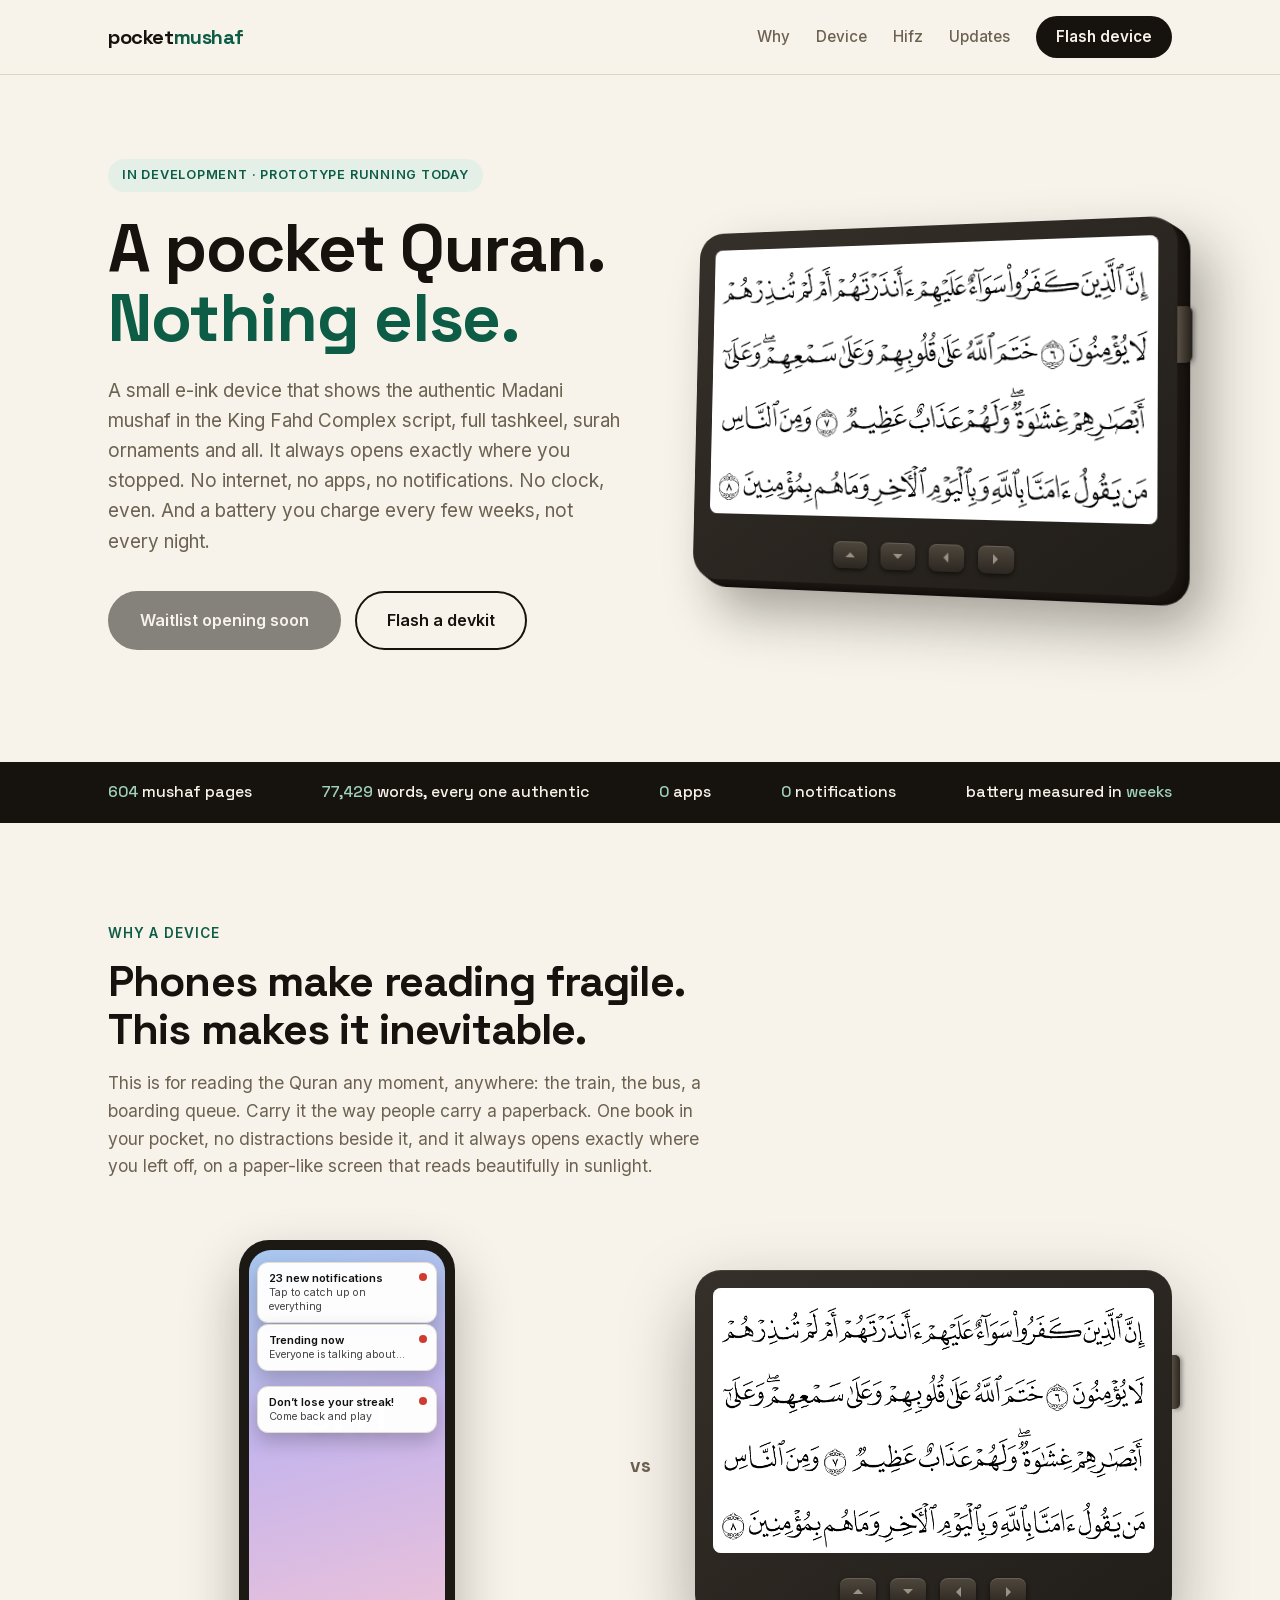
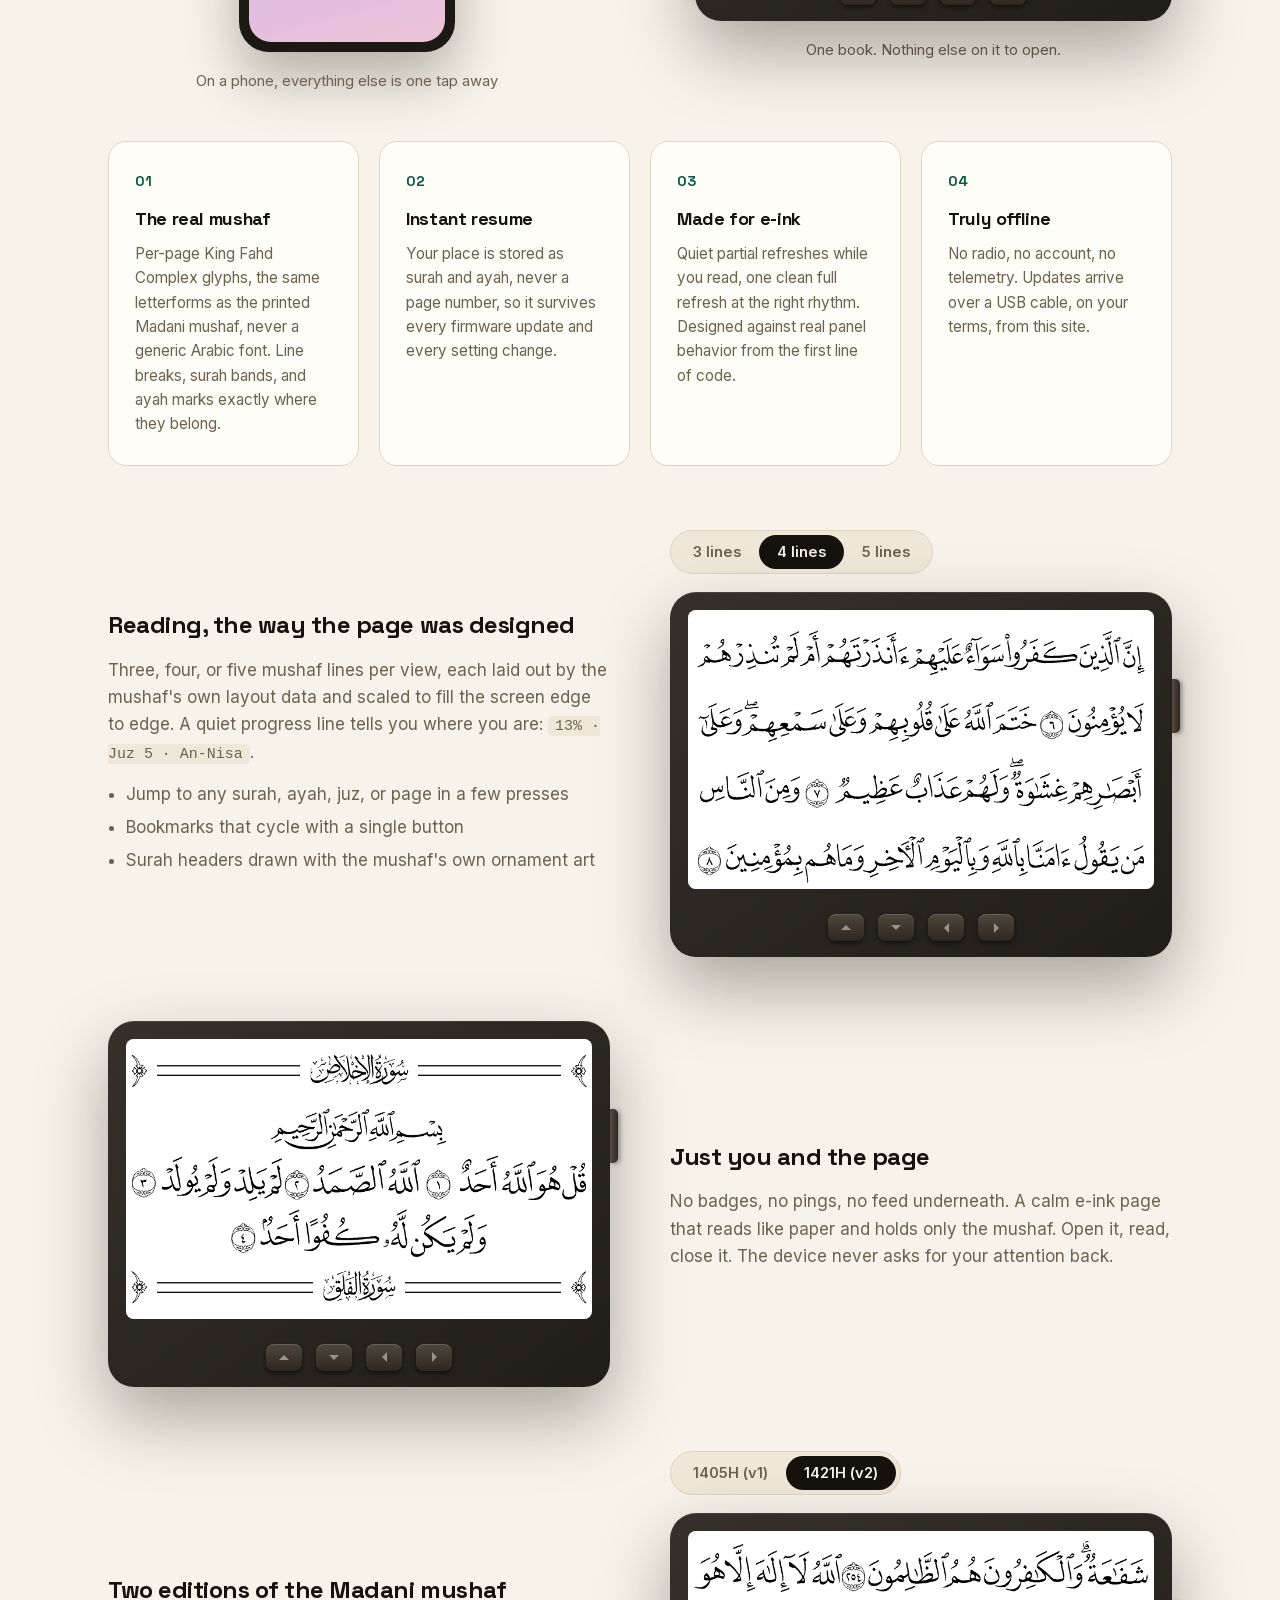
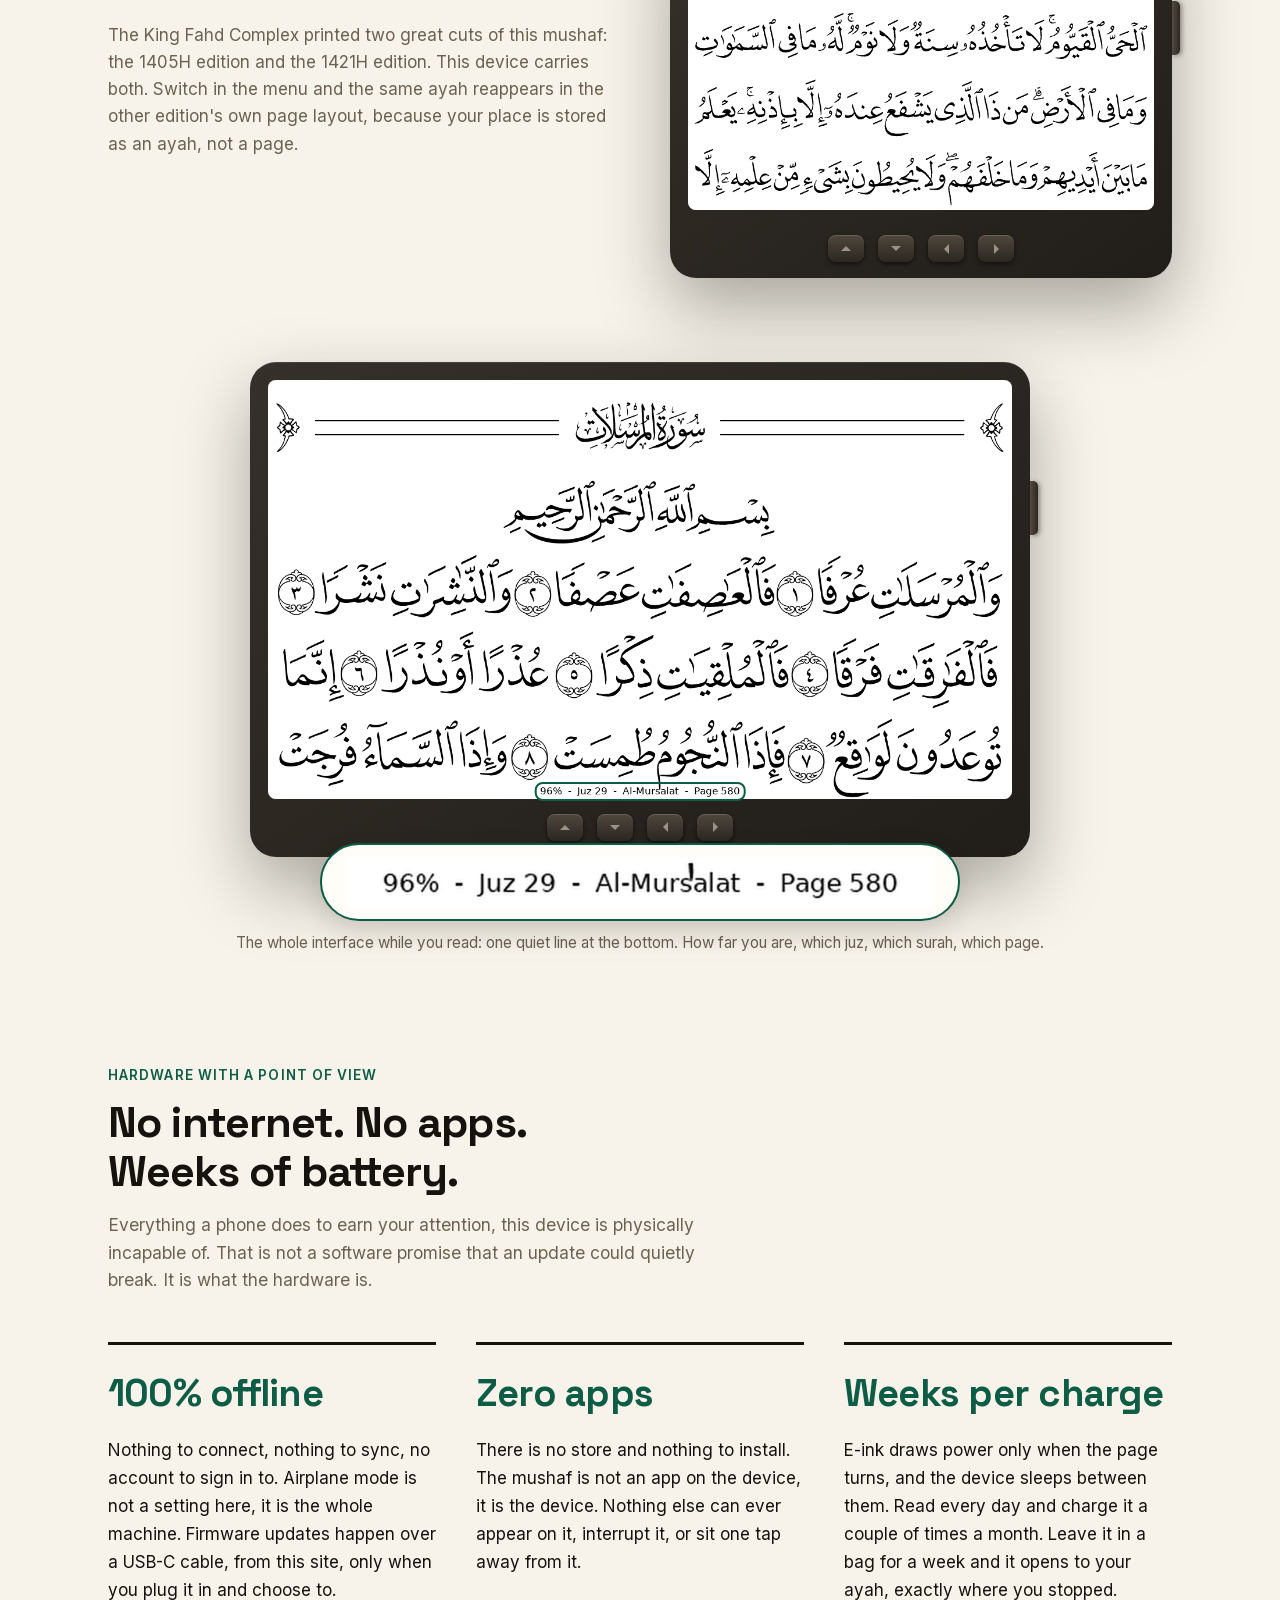
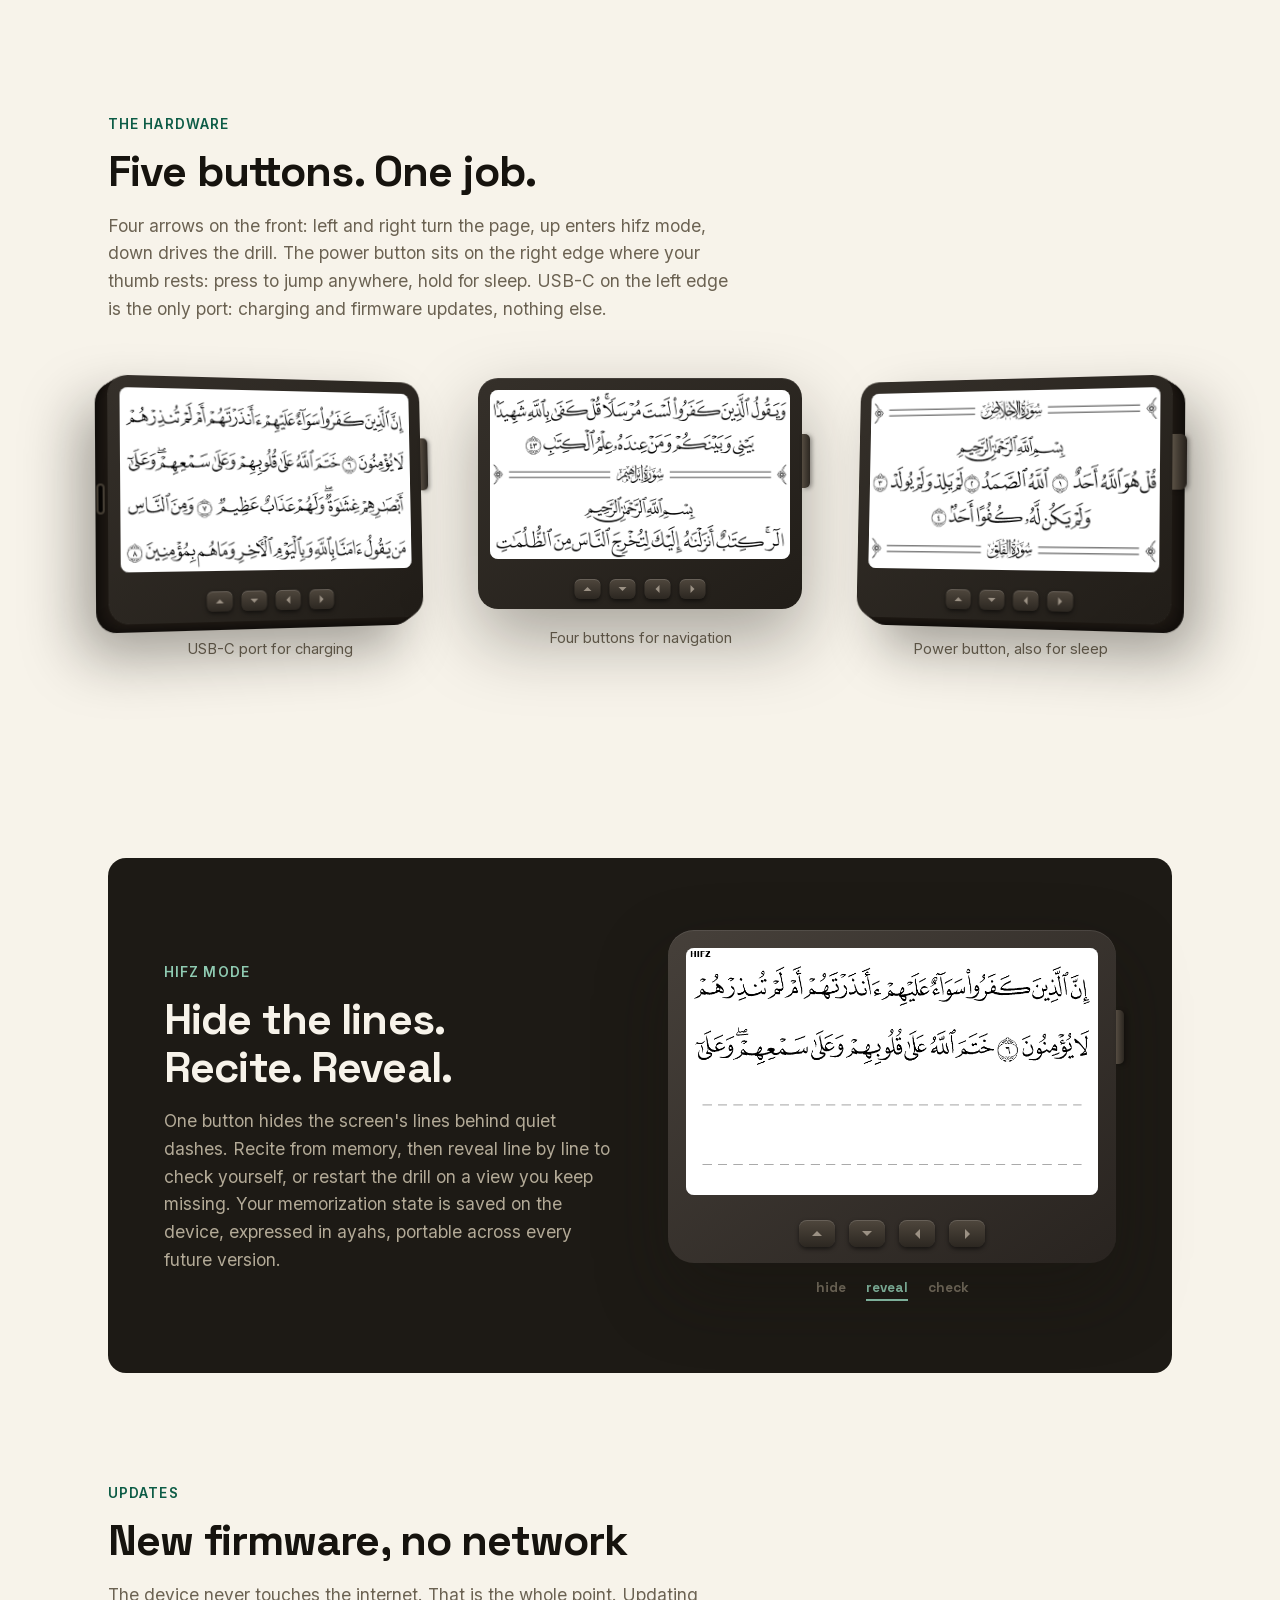
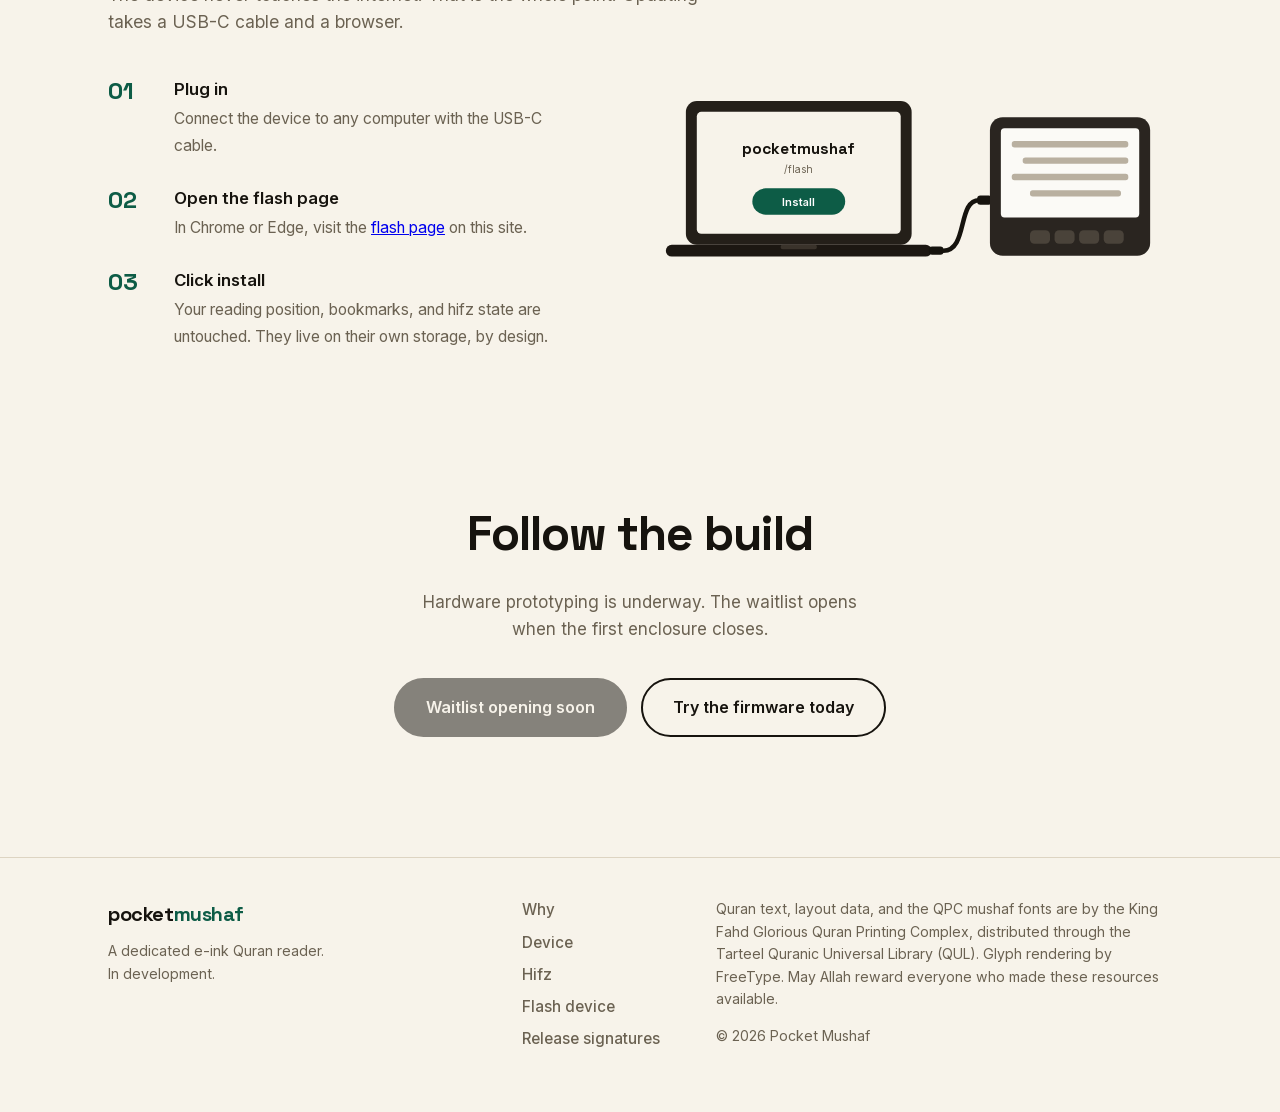
<file: index.html>
<!DOCTYPE html>
<html lang="en">
<head>
<meta charset="utf-8">
<meta name="viewport" content="width=device-width, initial-scale=1">
<meta http-equiv="Content-Security-Policy" content="default-src 'none'; script-src 'self'; style-src 'self' 'unsafe-inline'; img-src 'self'; font-src 'self'; connect-src 'self'; base-uri 'none'; form-action 'none'">
<title>Pocket Mushaf, a dedicated e-ink Quran reader</title>
<meta name="description" content="A pocket-sized e-ink device that does one thing: display the authentic Madani mushaf beautifully, and let you resume reading instantly. No apps. No notifications. No distractions.">
<meta property="og:title" content="Pocket Mushaf">
<meta property="og:description" content="A dedicated, distraction-free pocket Quran reading device.">
<meta property="og:url" content="https://pocketmushaf.com/">
<meta property="og:image" content="https://pocketmushaf.com/assets/og.png">
<meta name="twitter:card" content="summary_large_image">
<link rel="canonical" href="https://pocketmushaf.com/">
<link rel="icon" type="image/png" sizes="32x32" href="icons/favicon-32.png">
<link rel="icon" type="image/png" sizes="192x192" href="icons/icon-192.png">
<link rel="apple-touch-icon" href="icons/apple-touch-icon.png">
<meta name="theme-color" content="#f7f3ea">
<link rel="stylesheet" href="fonts/fonts.css">
<link rel="stylesheet" href="style.css">
</head>
<body>

<header class="site">
  <div class="wrap navrow">
    <a class="brand" href="./">pocket<span>mushaf</span></a>
    <nav>
      <a href="#why">Why</a>
      <a href="#device">Device</a>
      <a href="#hifz">Hifz</a>
      <a href="#updates">Updates</a>
      <a class="pill" href="flash.html">Flash device</a>
    </nav>
  </div>
</header>

<div class="wrap">
  <div class="hero">
    <div>
      <span class="eyebrow">In development &middot; prototype running today</span>
      <h1>A pocket Quran.<br><em>Nothing else.</em></h1>
      <p class="lede">A small e-ink device that shows the authentic Madani
      mushaf in the King Fahd Complex script, full tashkeel, surah ornaments
      and all. It always opens exactly where you stopped. No internet, no apps, no
      notifications. No clock, even. And a battery you charge every few
      weeks, not every night.</p>
      <div class="cta-row">
        <a class="btn primary disabled" href="#">Waitlist opening soon</a>
        <a class="btn ghost" href="flash.html">Flash a devkit</a>
      </div>
    </div>
    <div class="device tilt-r"><span class="pwr"></span><span class="usb"></span><span class="dpad"><i class="u"></i><i class="d"></i><i class="l"></i><i class="r"></i></span>
      <div class="screen"><img src="assets/reading.png"
        alt="E-ink render of Surah Al-Baqarah 6-8 in the authentic Madani script"></div>
    </div>
  </div>
</div>

<div class="band">
  <div class="wrap">
    <span><em>604</em> mushaf pages</span>
    <span><em>77,429</em> words, every one authentic</span>
    <span><em>0</em> apps</span>
    <span><em>0</em> notifications</span>
    <span>battery measured in <em>weeks</em></span>
  </div>
</div>

<div class="wrap">
  <section id="why">
    <span class="kicker">Why a device</span>
    <h2>Phones make reading fragile.<br>This makes it inevitable.</h2>
    <p class="sub">This is for reading the Quran any moment, anywhere:
    the train, the bus, a boarding queue. Carry it the way people carry
    a paperback. One book in your pocket, no distractions beside it, and
    it always opens exactly where you left off, on a paper-like screen
    that reads beautifully in sunlight.</p>


    <div class="contrast">
      <figure>
        <div class="phone"><div class="pscreen wall">
          <span class="ptime">9:41</span>
          <div class="notif n1"><b>23 new notifications</b>Tap to catch up on everything</div>
          <div class="notif n2"><b>Trending now</b>Everyone is talking about&hellip;</div>
          <div class="notif n3"><b>Don&rsquo;t lose your streak!</b>Come back and play</div>
        </div></div>
        <figcaption>On a phone, everything else is one tap away</figcaption>
      </figure>
      <div class="vs">vs</div>
      <figure>
        <div class="device"><span class="pwr"></span><span class="usb"></span><span class="dpad"><i class="u"></i><i class="d"></i><i class="l"></i><i class="r"></i></span><div class="screen">
          <img src="assets/reading.png" alt="The device: only the mushaf"></div></div>
        <figcaption>One book. Nothing else on it to open.</figcaption>
      </figure>
    </div>

    <div class="grid">
      <div class="card"><div class="num">01</div><h3>The real mushaf</h3>
        <p>Per-page King Fahd Complex glyphs, the same letterforms as the
        printed Madani mushaf, never a generic Arabic font. Line breaks,
        surah bands, and ayah marks exactly where they belong.</p></div>
      <div class="card"><div class="num">02</div><h3>Instant resume</h3>
        <p>Your place is stored as surah and ayah, never a page number, so
        it survives every firmware update and every setting change.</p></div>
      <div class="card"><div class="num">03</div><h3>Made for e-ink</h3>
        <p>Quiet partial refreshes while you read, one clean full refresh
        at the right rhythm. Designed against real panel behavior from the
        first line of code.</p></div>
      <div class="card"><div class="num">04</div><h3>Truly offline</h3>
        <p>No radio, no account, no telemetry. Updates arrive over a USB
        cable, on your terms, from this site.</p></div>
    </div>

    <div class="featrow">
      <div class="txt">
        <h3>Reading, the way the page was designed</h3>
        <p>Three, four, or five mushaf lines per view, each laid out by the
        mushaf's own layout data and scaled to fill the screen edge to
        edge. A quiet progress line tells you where you are:
        <code>13% &middot; Juz 5 &middot; An-Nisa</code>.</p>
        <ul>
          <li>Jump to any surah, ayah, juz, or page in a few presses</li>
          <li>Bookmarks that cycle with a single button</li>
          <li>Surah headers drawn with the mushaf's own ornament art</li>
        </ul>
      </div>
      <div class="pic">
        <div class="seg" id="lineseg">
          <button data-n="3">3 lines</button><button data-n="4" class="on">4 lines</button><button data-n="5">5 lines</button>
        </div>
        <div class="device"><span class="pwr"></span><span class="usb"></span><span class="dpad"><i class="u"></i><i class="d"></i><i class="l"></i><i class="r"></i></span><div class="screen">
          <img id="linesimg" class="fadeable" src="assets/lines4.png" loading="lazy"
               alt="The same page at three, four, or five lines per view"></div>
        </div>
      </div>
    </div>

    <div class="featrow flip">
      <div class="txt">
        <h3>Just you and the page</h3>
        <p>No badges, no pings, no feed underneath. A calm e-ink page that
        reads like paper and holds only the mushaf. Open it, read, close
        it. The device never asks for your attention back.</p>
      </div>
      <div class="pic device"><span class="pwr"></span><span class="usb"></span><span class="dpad"><i class="u"></i><i class="d"></i><i class="l"></i><i class="r"></i></span><div class="screen">
        <img src="assets/headers.png" loading="lazy" alt="Surah Al-Ikhlas with ornamental header bands"></div>
      </div>
    </div>
    <div class="featrow">
      <div class="txt">
        <h3>Two editions of the Madani mushaf</h3>
        <p>The King Fahd Complex printed two great cuts of this mushaf:
        the 1405H edition and the 1421H edition. This device carries both.
        Switch in the menu and the same ayah reappears in the other
        edition's own page layout, because your place is stored as an
        ayah, not a page.</p>
      </div>
      <div class="pic">
        <div class="seg" id="edseg">
          <button data-ed="v1">1405H (v1)</button><button data-ed="v2" class="on">1421H (v2)</button>
        </div>
        <div class="device"><span class="pwr"></span><span class="usb"></span><span class="dpad"><i class="u"></i><i class="d"></i><i class="l"></i><i class="r"></i></span><div class="screen">
          <img id="edimg" class="fadeable" src="assets/edition-v2.png" loading="lazy"
               alt="Ayat al-Kursi in the selected mushaf edition"></div>
        </div>
      </div>
    </div>

    <figure class="stripfig">
      <div class="zoomwrap">
        <div class="device"><span class="pwr"></span><span class="usb"></span><span class="dpad"><i class="u"></i><i class="d"></i><i class="l"></i><i class="r"></i></span><div class="screen">
          <img src="assets/status-full.png" loading="lazy"
               alt="A full reading view; the status line sits at the bottom"></div>
        </div>
        <span class="zoomtarget" aria-hidden="true"></span>
        <div class="loupe" aria-hidden="true">
          <img src="assets/progress-zoom.png" alt=""></div>
      </div>
      <figcaption>The whole interface while you read: one quiet line at the
      bottom. How far you are, which juz, which surah, which page.</figcaption>
    </figure>

  </section>

  <section id="offline">
    <span class="kicker">Hardware with a point of view</span>
    <h2>No internet. No apps.<br>Weeks of battery.</h2>
    <p class="sub">Everything a phone does to earn your attention, this
    device is physically incapable of. That is not a software promise
    that an update could quietly break. It is what the hardware is.</p>
    <div class="bigvals">
      <div>
        <h3>100% offline</h3>
        <p>Nothing to connect, nothing to sync, no account to sign in
        to. Airplane mode is not a setting here, it is the whole
        machine. Firmware updates happen over a USB-C cable, from this
        site, only when you plug it in and choose to.</p>
      </div>
      <div>
        <h3>Zero apps</h3>
        <p>There is no store and nothing to install. The mushaf is not
        an app on the device, it is the device. Nothing else can ever
        appear on it, interrupt it, or sit one tap away from it.</p>
      </div>
      <div>
        <h3>Weeks per charge</h3>
        <p>E-ink draws power only when the page turns, and the device
        sleeps between them. Read every day and charge it a couple of
        times a month. Leave it in a bag for a week and it opens to
        your ayah, exactly where you stopped.</p>
      </div>
    </div>
  </section>

  <section id="device">
    <span class="kicker">The hardware</span>
    <h2>Five buttons. One job.</h2>
    <p class="sub">Four arrows on the front: left and right turn the page,
    up enters hifz mode, down drives the drill. The power button sits on
    the right edge where your thumb rests: press to jump anywhere, hold
    for sleep. USB-C on the left edge is the only port: charging and
    firmware updates, nothing else.</p>
    <div class="devrow">
      <figure>
        <div class="device tilt-l"><span class="pwr"></span><span class="usb"></span><span class="dpad"><i class="u"></i><i class="d"></i><i class="l"></i><i class="r"></i></span><div class="screen">
          <img src="assets/reading.png" alt="Angled view showing the USB-C port"></div></div>
        <figcaption>USB-C port for charging</figcaption>
      </figure>
      <figure>
        <div class="device"><span class="pwr"></span><span class="usb"></span><span class="dpad"><i class="u"></i><i class="d"></i><i class="l"></i><i class="r"></i></span><div class="screen">
          <img src="assets/flow.png" loading="lazy" alt="Front view with the four-arrow pad"></div></div>
        <figcaption>Four buttons for navigation</figcaption>
      </figure>
      <figure>
        <div class="device tilt-r"><span class="pwr"></span><span class="usb"></span><span class="dpad"><i class="u"></i><i class="d"></i><i class="l"></i><i class="r"></i></span><div class="screen">
          <img src="assets/headers.png" loading="lazy" alt="Angled view showing the power button"></div></div>
        <figcaption>Power button, also for sleep</figcaption>
      </figure>
    </div>
  </section>

  <section id="hifz">
    <div class="dark-block">
      <div class="dark-grid">
        <div>
          <span class="kicker">Hifz mode</span>
          <h2>Hide the lines.<br>Recite. Reveal.</h2>
          <p class="sub">One button hides the screen's lines behind quiet
          dashes. Recite from memory, then reveal line by line to check
          yourself, or restart the drill on a view you keep missing.
          Your memorization state is saved on the device, expressed in
          ayahs, portable across every future version.</p>
        </div>
        <div>
          <div class="device"><span class="pwr"></span><span class="usb"></span><span class="dpad"><i class="u"></i><i class="d"></i><i class="l"></i><i class="r"></i></span><div class="screen">
            <img id="hifzimg" class="fadeable" src="assets/hifz-hidden.png" loading="lazy"
                 alt="Hifz mode: lines hidden, half revealed, fully shown"></div>
          </div>
          <div class="stage-dots" id="hifzdots">
            <span class="on">hide</span><span>reveal</span><span>check</span>
          </div>
        </div>
      </div>
    </div>
  </section>

  <section id="updates">
    <span class="kicker">Updates</span>
    <h2>New firmware, no network</h2>
    <p class="sub">The device never touches the internet. That is the
    whole point. Updating takes a USB-C cable and a browser.</p>
    <div class="updrow">
    <ol class="steps">
      <li><strong>Plug in</strong><span>Connect the device to any computer
        with the USB-C cable.</span></li>
      <li><strong>Open the flash page</strong><span>In Chrome or Edge, visit
        the <a href="flash.html">flash page</a> on this site.</span></li>
      <li><strong>Click install</strong><span>Your reading position, bookmarks,
        and hifz state are untouched. They live on their own storage, by
        design.</span></li>
    </ol>
    <div class="updart"><svg viewBox="0 0 580 300" role="img"
  aria-label="The device connected to a laptop with a USB-C cable">
  <rect x="46" y="34" width="248" height="158" rx="12" fill="#241f19"/>
  <rect x="58" y="46" width="224" height="134" rx="5" fill="#f7f3ea"/>
  <text x="170" y="92" text-anchor="middle" font-family="Space Grotesk, sans-serif"
        font-weight="700" font-size="17" fill="#16130e">pocketmushaf</text>
  <text x="170" y="113" text-anchor="middle" font-family="Inter, sans-serif"
        font-size="11" fill="#6b6252">/flash</text>
  <rect x="119" y="130" width="102" height="29" rx="14.5" fill="#0d5c46"/>
  <text x="170" y="149" text-anchor="middle" font-family="Inter, sans-serif"
        font-weight="600" font-size="12" fill="#ffffff">Install</text>
  <rect x="24" y="192" width="292" height="13" rx="6.5" fill="#1c1712"/>
  <rect x="150" y="192" width="40" height="5" rx="2.5" fill="#3a332b"/>
  <rect x="313" y="194" width="16" height="9" rx="3.5" fill="#16130e"/>
  <path d="M329 198.5 C 356 198.5, 344 143, 368 143" fill="none"
        stroke="#16130e" stroke-width="5" stroke-linecap="round"/>
  <rect x="366" y="138" width="16" height="10" rx="3.5" fill="#16130e"/>
  <rect x="380" y="52" width="176" height="152" rx="14" fill="#2a2520"/>
  <rect x="392" y="64" width="152" height="98" rx="4" fill="#fbfaf6"/>
  <rect x="404" y="78" width="128" height="7" rx="3" fill="#b9b0a0"/>
  <rect x="416" y="96" width="116" height="7" rx="3" fill="#b9b0a0"/>
  <rect x="404" y="114" width="128" height="7" rx="3" fill="#b9b0a0"/>
  <rect x="424" y="132" width="100" height="7" rx="3" fill="#b9b0a0"/>
  <g fill="#4a433a">
    <rect x="424" y="176" width="22" height="15" rx="5"/>
    <rect x="451" y="176" width="22" height="15" rx="5"/>
    <rect x="478" y="176" width="22" height="15" rx="5"/>
    <rect x="505" y="176" width="22" height="15" rx="5"/>
  </g>
</svg></div>
    </div>
  </section>

  <div class="bigcta">
    <h2>Follow the build</h2>
    <p>Hardware prototyping is underway. The waitlist opens when the first
    enclosure closes.</p>
    <div class="cta-row">
      <a class="btn primary disabled" href="#">Waitlist opening soon</a>
      <a class="btn ghost" href="flash.html">Try the firmware today</a>
    </div>
  </div>
</div>

<footer>
  <div class="wrap footgrid">
    <div>
      <a class="brand" href="./">pocket<span>mushaf</span></a>
      <p class="tag">A dedicated e-ink Quran reader.<br>In development.</p>
    </div>
    <nav class="fnav" aria-label="Footer">
      <a href="#why">Why</a>
      <a href="#device">Device</a>
      <a href="#hifz">Hifz</a>
      <a href="flash.html">Flash device</a>
      <a href="security/checksums.txt">Release signatures</a>
    </nav>
    <div class="fcredits">
      <p>Quran text, layout data, and the QPC mushaf fonts are by the King
      Fahd Glorious Quran Printing Complex, distributed through the Tarteel
      Quranic Universal Library (QUL). Glyph rendering by FreeType. May
      Allah reward everyone who made these resources available.</p>
      <p class="copy">&copy; 2026 Pocket Mushaf</p>
    </div>
  </div>
</footer>
<script src="assets/site.js" defer></script>
</body></body>
</html>
</file>
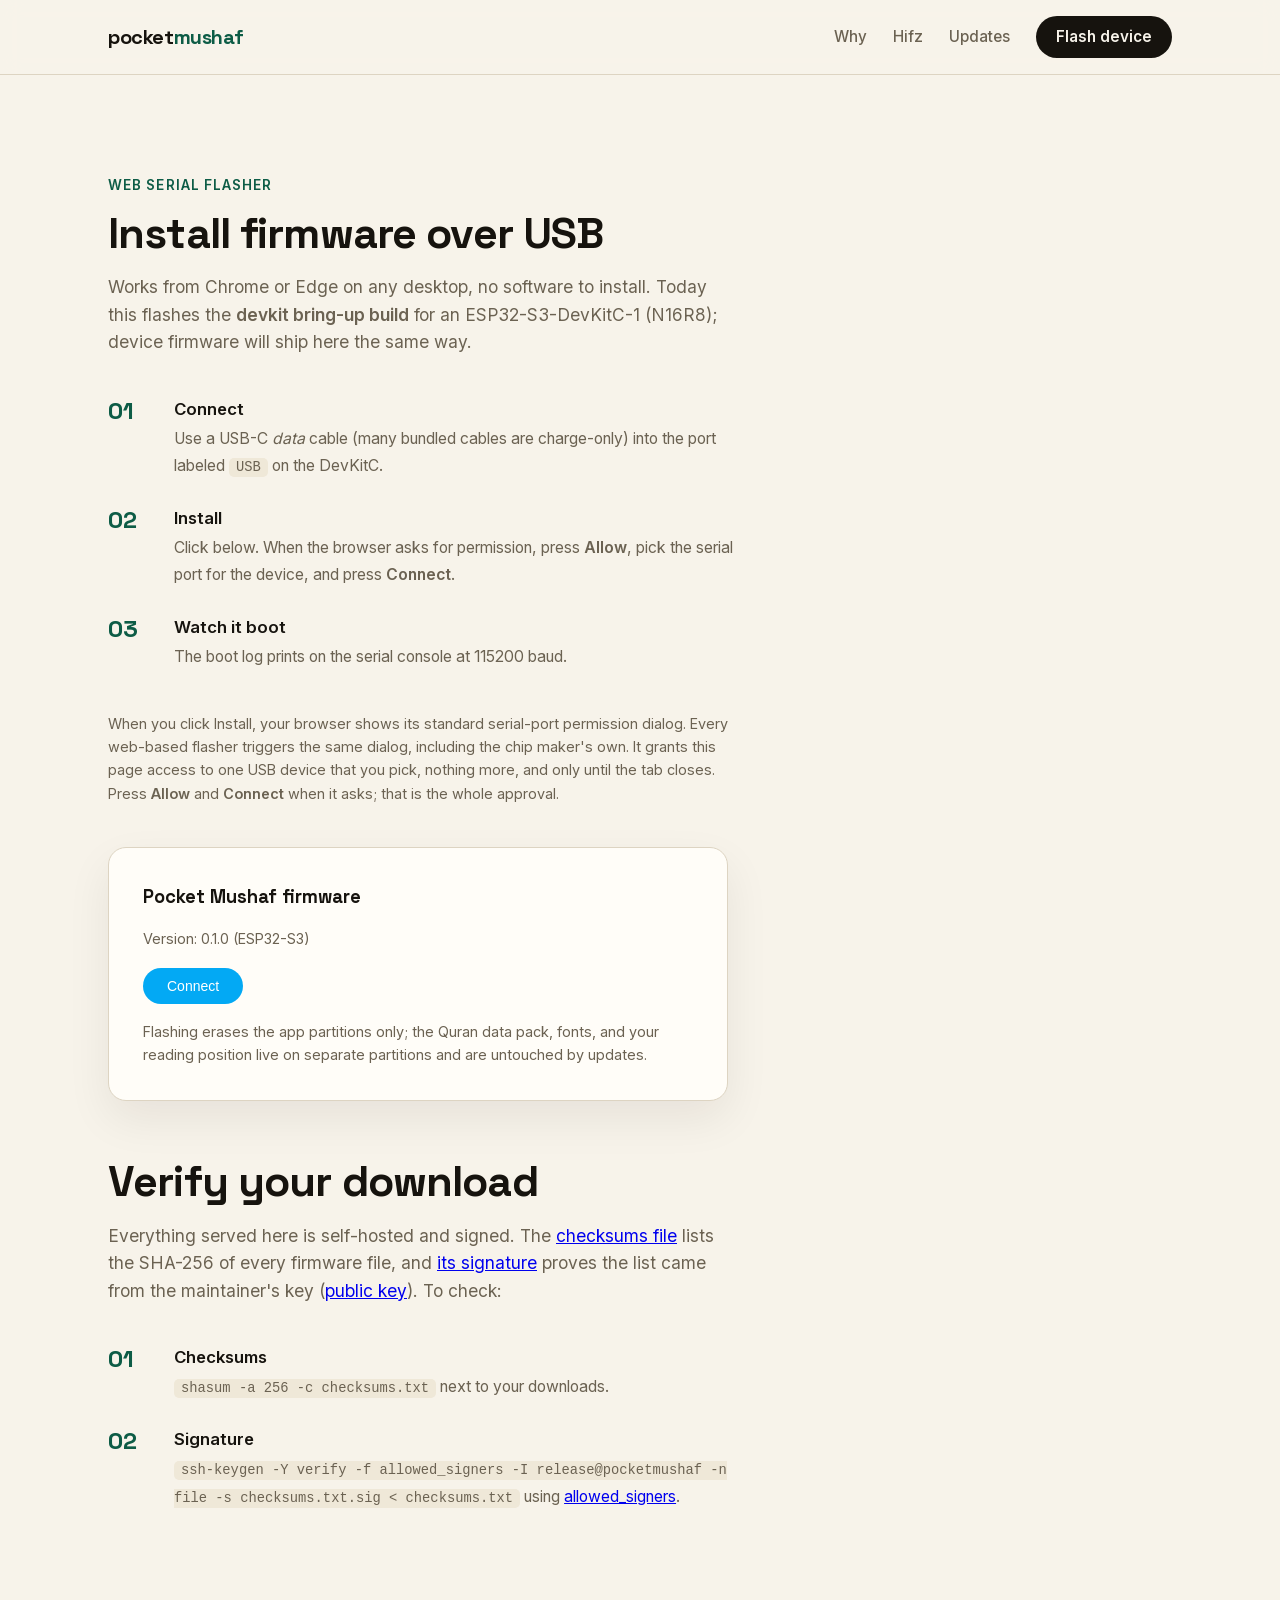
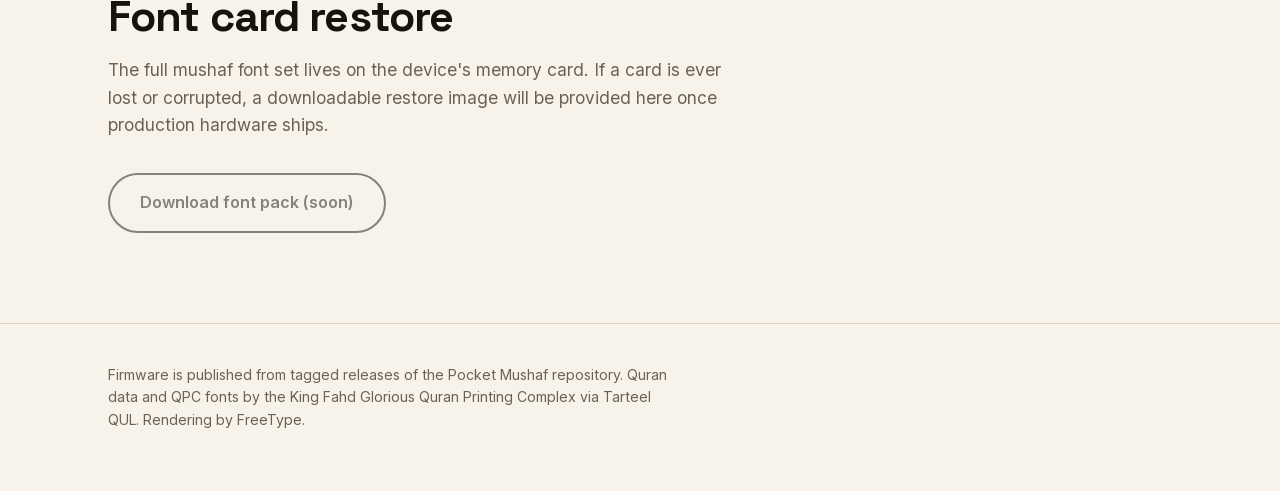
<file: flash.html>
<!DOCTYPE html>
<html lang="en">
<head>
<meta charset="utf-8">
<meta name="viewport" content="width=device-width, initial-scale=1">
<meta http-equiv="Content-Security-Policy" content="default-src 'none'; script-src 'self'; style-src 'self' 'unsafe-inline'; img-src 'self'; font-src 'self'; connect-src 'self'; base-uri 'none'; form-action 'none'">
<title>Flash | Pocket Mushaf</title>
<meta name="description" content="Install or update Pocket Mushaf firmware over USB, straight from the browser.">
<link rel="canonical" href="https://pocketmushaf.com/flash.html">
<link rel="icon" type="image/png" sizes="32x32" href="icons/favicon-32.png">
<link rel="icon" type="image/png" sizes="192x192" href="icons/icon-192.png">
<link rel="apple-touch-icon" href="icons/apple-touch-icon.png">
<meta name="theme-color" content="#f7f3ea">
<link rel="stylesheet" href="fonts/fonts.css">
<link rel="stylesheet" href="style.css">
<script type="module" src="vendor/esp-web-tools/install-button.js"></script>
</head>
<body>
<header class="site">
  <div class="wrap navrow">
    <a class="brand" href="./">pocket<span>mushaf</span></a>
    <nav>
      <a href="./#why">Why</a>
      <a href="./#hifz">Hifz</a>
      <a href="./#updates">Updates</a>
      <a class="pill" href="flash.html">Flash device</a>
    </nav>
  </div>
</header>
<div class="wrap">
  <section>
    <span class="kicker">Web Serial flasher</span>
    <h2>Install firmware over USB</h2>
    <p class="sub">Works from Chrome or Edge on any desktop, no software to
    install. Today this flashes the <strong>devkit bring-up build</strong>
    for an ESP32-S3-DevKitC-1 (N16R8); device firmware will ship here the
    same way.</p>

    <ol class="steps">
      <li><strong>Connect</strong><span>Use a USB-C <em>data</em> cable (many
      bundled cables are charge-only) into the port labeled
      <code>USB</code> on the DevKitC.</span></li>
      <li><strong>Install</strong><span>Click below. When the browser asks
      for permission, press <b>Allow</b>, pick the serial port for the
      device, and press <b>Connect</b>.</span></li>
      <li><strong>Watch it boot</strong><span>The boot log prints on the
      serial console at 115200 baud.</span></li>
    </ol>

    <p class="note" style="max-width:620px">When you click Install, your
    browser shows its standard serial-port permission dialog. Every
    web-based flasher triggers the same dialog, including the chip
    maker's own. It grants this page access to one USB device that you
    pick, nothing more, and only until the tab closes. Press
    <b>Allow</b> and <b>Connect</b> when it asks; that is the whole
    approval.</p>
    <div class="flash-box">
      <strong>Pocket Mushaf firmware</strong>
      <div class="note" id="fw-version">Version: see manifest</div>
      <esp-web-install-button manifest="./manifest.json"></esp-web-install-button>
      <p class="note">Flashing erases the app partitions only; the Quran
      data pack, fonts, and your reading position live on separate
      partitions and are untouched by updates.</p>
    </div>

    <h2 style="margin-top:56px">Verify your download</h2>
    <p class="sub">Everything served here is self-hosted and signed. The
    <a href="security/checksums.txt">checksums file</a> lists the SHA-256 of
    every firmware file, and
    <a href="security/checksums.txt.sig">its signature</a> proves the list
    came from the maintainer's key
    (<a href="security/signing-key.pub">public key</a>). To check:</p>
    <ol class="steps">
      <li><strong>Checksums</strong><span><code>shasum -a 256 -c
        checksums.txt</code> next to your downloads.</span></li>
      <li><strong>Signature</strong><span><code>ssh-keygen -Y verify -f
        allowed_signers -I release@pocketmushaf -n file -s
        checksums.txt.sig &lt; checksums.txt</code> using
        <a href="security/allowed_signers">allowed_signers</a>.</span></li>
    </ol>

    <h2 style="margin-top:56px">Font card restore</h2>
    <p class="sub">The full mushaf font set lives on the device's memory
    card. If a card is ever lost or corrupted, a downloadable restore
    image will be provided here once production hardware ships.</p>
    <div class="cta-row" style="justify-content:flex-start">
      <a class="btn ghost disabled" href="#">Download font pack (soon)</a>
    </div>
  </section>

  </div>
  <footer>
    <div class="wrap">
      <p>Firmware is published from tagged releases of the Pocket Mushaf
      repository. Quran data and QPC fonts by the King Fahd Glorious
      Quran Printing Complex via Tarteel QUL. Rendering by FreeType.</p>
    </div>
  </footer>
<script src="assets/flash.js" defer></script>
</body></body>
</html>
</file>
<file: fonts/fonts.css>
@font-face {
  font-family: 'Inter';
  font-style: normal;
  font-weight: 400;
  font-display: swap;
  src: url(Inter-400.woff2) format('woff2');
  unicode-range: U+0000-00FF, U+0131, U+0152-0153, U+02BB-02BC, U+02C6, U+02DA, U+02DC, U+0304, U+0308, U+0329, U+2000-206F, U+20AC, U+2122, U+2191, U+2193, U+2212, U+2215, U+FEFF, U+FFFD;
}
@font-face {
  font-family: 'Inter';
  font-style: normal;
  font-weight: 500;
  font-display: swap;
  src: url(Inter-500.woff2) format('woff2');
  unicode-range: U+0000-00FF, U+0131, U+0152-0153, U+02BB-02BC, U+02C6, U+02DA, U+02DC, U+0304, U+0308, U+0329, U+2000-206F, U+20AC, U+2122, U+2191, U+2193, U+2212, U+2215, U+FEFF, U+FFFD;
}
@font-face {
  font-family: 'Inter';
  font-style: normal;
  font-weight: 600;
  font-display: swap;
  src: url(Inter-600.woff2) format('woff2');
  unicode-range: U+0000-00FF, U+0131, U+0152-0153, U+02BB-02BC, U+02C6, U+02DA, U+02DC, U+0304, U+0308, U+0329, U+2000-206F, U+20AC, U+2122, U+2191, U+2193, U+2212, U+2215, U+FEFF, U+FFFD;
}
@font-face {
  font-family: 'Space Grotesk';
  font-style: normal;
  font-weight: 500;
  font-display: swap;
  src: url(SpaceGrotesk-500.woff2) format('woff2');
  unicode-range: U+0000-00FF, U+0131, U+0152-0153, U+02BB-02BC, U+02C6, U+02DA, U+02DC, U+0304, U+0308, U+0329, U+2000-206F, U+20AC, U+2122, U+2191, U+2193, U+2212, U+2215, U+FEFF, U+FFFD;
}
@font-face {
  font-family: 'Space Grotesk';
  font-style: normal;
  font-weight: 700;
  font-display: swap;
  src: url(SpaceGrotesk-700.woff2) format('woff2');
  unicode-range: U+0000-00FF, U+0131, U+0152-0153, U+02BB-02BC, U+02C6, U+02DA, U+02DC, U+0304, U+0308, U+0329, U+2000-206F, U+20AC, U+2122, U+2191, U+2193, U+2212, U+2215, U+FEFF, U+FFFD;
}
</file>
<file: style.css>
:root {
  --paper: #f7f3ea;
  --paper-deep: #efe8d8;
  --ink: #16130e;
  --ink-soft: #6b6252;
  --green: #0d5c46;
  --green-soft: #e3efe7;
  --dark: #1d1a15;
  --dark-2: #262219;
  --rule: #ddd4c2;
  --max: 1120px;
  --radius: 18px;
}
* { margin: 0; padding: 0; box-sizing: border-box; }
html { scroll-behavior: smooth; }
body {
  background: var(--paper);
  color: var(--ink);
  font-family: "Inter", -apple-system, "Helvetica Neue", sans-serif;
  line-height: 1.6;
  font-size: 17px;
}
h1, h2, h3, .brand { font-family: "Space Grotesk", "Inter", sans-serif; letter-spacing: -0.02em; }
.wrap { max-width: var(--max); margin: 0 auto; padding: 0 28px; }

/* ---------- nav ---------- */
header.site {
  position: sticky; top: 0; z-index: 50;
  background: rgba(247, 243, 234, 0.88); backdrop-filter: blur(10px);
  border-bottom: 1px solid var(--rule);
}
.navrow { display: flex; justify-content: space-between; align-items: center; padding-top: 16px; padding-bottom: 16px; }
.brand { font-size: 1.25rem; font-weight: 700; text-decoration: none; color: var(--ink); }
.brand span { color: var(--green); }
nav { display: flex; align-items: center; gap: 26px; }
nav a { color: var(--ink-soft); text-decoration: none; font-size: 0.95rem; font-weight: 500; }
nav a:hover { color: var(--ink); }
nav a.pill {
  background: var(--ink); color: var(--paper); padding: 9px 20px;
  border-radius: 999px; font-weight: 600;
}
nav a.pill:hover { background: var(--green); color: #fff; }
@media (max-width: 860px) {
  .bigvals { grid-template-columns: 1fr; gap: 28px; }
}
@media (max-width: 640px) { nav a:not(.pill) { display: none; } }

/* ---------- hero ---------- */
.hero { padding: 84px 0 40px; display: grid; grid-template-columns: 1.05fr 1fr; gap: 48px; align-items: center; }
@media (max-width: 900px) { .hero { grid-template-columns: 1fr; padding-top: 56px; } }
.eyebrow {
  display: inline-block; background: var(--green-soft); color: var(--green);
  font-size: 0.8rem; font-weight: 600; letter-spacing: 0.06em; text-transform: uppercase;
  padding: 6px 14px; border-radius: 999px; margin-bottom: 22px;
}
.hero h1 { font-size: clamp(2.6rem, 5.4vw, 4.2rem); line-height: 1.04; font-weight: 700; }
.hero h1 em { font-style: normal; color: var(--green); }
.hero p.lede { margin-top: 22px; max-width: 520px; font-size: 1.18rem; color: var(--ink-soft); }
.cta-row { margin-top: 34px; display: flex; gap: 14px; flex-wrap: wrap; }
.btn {
  display: inline-block; padding: 15px 30px; border-radius: 999px;
  text-decoration: none; font-size: 1rem; font-weight: 600;
  border: 2px solid var(--ink); transition: transform 0.15s ease, background 0.15s ease;
}
.btn:hover { transform: translateY(-2px); }
.btn.primary { background: var(--ink); color: var(--paper); }
.btn.primary:hover { background: var(--green); border-color: var(--green); color: #fff; }
.btn.ghost { color: var(--ink); background: transparent; }
.btn.ghost:hover { border-color: var(--green); color: var(--green); }
.btn.disabled { opacity: 0.5; pointer-events: none; }

/* ---------- device mockup: screen + front d-pad, power right, USB-C left */
.device {
  background: linear-gradient(145deg, #35302a, #211d18);
  border-radius: 26px; padding: 18px 18px 68px;
  box-shadow: 0 30px 70px rgba(22, 19, 14, 0.35), inset 0 1px 0 rgba(255,255,255,0.09);
  position: relative;
}
.device .screen {
  border-radius: 8px; overflow: hidden; background: #fbfaf6;
  box-shadow: inset 0 0 0 1px rgba(0,0,0,0.5), inset 0 4px 14px rgba(0,0,0,0.22);
}
.device .screen img { display: block; width: 100%; height: auto; }
/* four arrow buttons in a horizontal row: up, down, left, right */
.device .dpad {
  position: absolute; left: 50%; bottom: 16px; transform: translateX(-50%);
  display: flex; gap: 14px;
}
.device .dpad i {
  width: 36px; height: 27px; border-radius: 8px;
  background: linear-gradient(#4f473d, #2c2721);
  box-shadow: inset 0 1px 0 rgba(255,255,255,0.14), 0 2px 4px rgba(0,0,0,0.55);
  display: flex; align-items: center; justify-content: center;
}
.device .dpad i::after { content: ""; border: 5px solid transparent; }
.device .dpad .u::after { border-bottom-color: #9b9184; border-top-width: 0; }
.device .dpad .d::after { border-top-color: #9b9184; border-bottom-width: 0; }
.device .dpad .l::after { border-right-color: #9b9184; border-left-width: 0; }
.device .dpad .r::after { border-left-color: #9b9184; border-right-width: 0; }
.device .pwr {  /* power on the right side: flat against the body,
                            rounded only on its outer edge */
  position: absolute; right: -8px; top: 24%;
  width: 8px; height: 54px; border-radius: 0 5px 5px 0;
  background: linear-gradient(90deg, #554c41, #2c2721);
  box-shadow: 2px 1px 4px rgba(0,0,0,0.35);
}
.device .usb {  /* USB-C slot on the left side */
  position: absolute; left: -6px; top: 40%;
  width: 6px; height: 34px; border-radius: 3px;
  background: #0c0a08; box-shadow: inset 0 0 4px #000;
}
/* angled pseudo-3D views: a stack of 1px shadows forms a connected
   extruded edge that follows the rounded corners */
.device.tilt-r {
  transform: perspective(1200px) rotateY(-15deg) rotateX(3deg);
  box-shadow:
    1px 1px 0 #1c1712, 2px 1px 0 #1b1611, 3px 2px 0 #1a1510,
    4px 3px 0 #191410, 5px 3px 0 #18130f, 6px 4px 0 #17130f,
    7px 5px 0 #16120e, 8px 5px 0 #15110d, 9px 6px 0 #14100d,
    10px 7px 0 #130f0c, 11px 7px 0 #120f0b, 12px 8px 0 #110e0b,
    26px 30px 55px rgba(22, 19, 14, 0.38);
}
.device.tilt-l {
  transform: perspective(1200px) rotateY(15deg) rotateX(3deg);
  box-shadow:
    -1px 1px 0 #1c1712, -2px 1px 0 #1b1611, -3px 2px 0 #1a1510,
    -4px 3px 0 #191410, -5px 3px 0 #18130f, -6px 4px 0 #17130f,
    -7px 5px 0 #16120e, -8px 5px 0 #15110d, -9px 6px 0 #14100d,
    -10px 7px 0 #130f0c, -11px 7px 0 #120f0b, -12px 8px 0 #110e0b,
    -26px 30px 55px rgba(22, 19, 14, 0.38);
}
.device.tilt-r .pwr { right: -14px; width: 14px; border-radius: 0 6px 6px 0; background: linear-gradient(90deg, #5a5145, #241f1a); }
.device.tilt-l .usb {  /* a USB-C port: inset stadium slot with a rim */
  left: -11px; top: 44%; width: 8px; height: 30px; border-radius: 4px;
  background: #080604;
  box-shadow: inset 0 0 0 2px #453e34, inset 0 0 5px #000;
}
.device .usb { display: none; }           /* the port is an edge feature */
.device.tilt-l .usb { display: block; }   /* visible only when that edge shows */
.hero .device { transition: transform 0.35s ease; }
.hero .device:hover { transform: perspective(1200px) rotateY(-8deg) rotateX(2deg); }

/* ---------- ticker band ---------- */
.band {
  background: var(--ink); color: var(--paper);
  padding: 18px 0; margin-top: 72px;
  font-family: "Space Grotesk", sans-serif; font-size: 0.98rem;
}
.band .wrap { display: flex; justify-content: space-between; flex-wrap: wrap; gap: 12px 30px; }
.band span em { font-style: normal; color: #9fd0ba; }

/* ---------- sections ---------- */
section { padding: 96px 0 10px; }
.kicker { color: var(--green); font-weight: 700; font-size: 0.85rem; text-transform: uppercase; letter-spacing: 0.08em; }
section h2 { font-size: clamp(1.9rem, 3.4vw, 2.7rem); margin-top: 10px; line-height: 1.12; }
section p.sub { color: var(--ink-soft); max-width: 620px; margin-top: 16px; font-size: 1.08rem; }

.featrow {
  display: grid; grid-template-columns: 1fr 1fr; gap: 60px;
  align-items: center; margin-top: 64px;
}
.featrow.flip .txt { order: 2; }
.featrow.flip .pic { order: 1; }
@media (max-width: 860px) { .featrow, .featrow.flip .txt, .featrow.flip .pic { grid-template-columns: 1fr; order: initial; } }
.featrow h3 { font-size: 1.5rem; margin-bottom: 12px; }
.featrow p { color: var(--ink-soft); }
.featrow ul { margin: 14px 0 0 18px; color: var(--ink-soft); }
.featrow li { margin-bottom: 6px; }

/* ---------- dark hifz section ---------- */
.dark-block {
  background: var(--dark); color: #efe9dc; border-radius: var(--radius);
  padding: 72px 56px; margin-top: 90px;
}
@media (max-width: 700px) { .dark-block { padding: 44px 26px; } }
.dark-block .kicker { color: #8fcbb2; }
.dark-block h2 { color: #f7f3ea; }
.dark-block p.sub { color: #b3aa97; }
.dark-block .device { background: linear-gradient(145deg, #46403a, #292420); }
.dark-grid { display: grid; grid-template-columns: 1fr 1fr; gap: 56px; align-items: center; }
@media (max-width: 860px) { .dark-grid { grid-template-columns: 1fr; } }

/* ---------- cards ---------- */
.bigvals {
  display: grid; grid-template-columns: repeat(3, 1fr);
  gap: 40px; margin-top: 48px;
}
.bigvals h3 {
  font-family: "Space Grotesk", "Avenir Next", sans-serif;
  font-size: clamp(26px, 3vw, 38px); letter-spacing: -0.02em;
  color: var(--green); margin: 0 0 12px;
  padding-top: 18px; border-top: 3px solid var(--ink);
}
.bigvals p { color: var(--muted); line-height: 1.65; margin: 0; }

.grid { display: grid; grid-template-columns: repeat(auto-fit, minmax(240px, 1fr)); gap: 20px; margin-top: 48px; }
.card {
  background: #fffdf8; border: 1px solid var(--rule); border-radius: var(--radius);
  padding: 28px 26px; transition: transform 0.15s ease, box-shadow 0.15s ease;
}
.card:hover { transform: translateY(-4px); box-shadow: 0 16px 40px rgba(22,19,14,0.09); }
.card .num {
  font-family: "Space Grotesk"; font-weight: 700; color: var(--green);
  font-size: 0.9rem; margin-bottom: 12px;
}
.card h3 { font-size: 1.12rem; margin-bottom: 8px; }
.card p { font-size: 0.95rem; color: var(--ink-soft); }

/* ---------- steps ---------- */
.steps { counter-reset: s; margin-top: 40px; max-width: 640px; }
.steps li { list-style: none; counter-increment: s; position: relative; padding: 0 0 26px 66px; }
.steps li::before {
  content: counter(s, decimal-leading-zero); position: absolute; left: 0; top: -4px;
  font-family: "Space Grotesk"; font-weight: 700; font-size: 1.5rem; color: var(--green);
}
.steps li strong { display: block; font-size: 1.05rem; margin-bottom: 2px; }
.steps li span { color: var(--ink-soft); font-size: 0.98rem; }
code { font-family: "SF Mono", Menlo, monospace; font-size: 0.88em; background: var(--paper-deep); padding: 2px 7px; border-radius: 5px; }

/* ---------- three-up device renders ---------- */
.devrow {
  display: grid; grid-template-columns: repeat(3, 1fr); gap: 46px;
  margin-top: 56px; align-items: start;
}
.devrow figure { margin: 0; }
.devrow .device { padding: 12px 12px 50px; border-radius: 20px; }
.devrow .dpad { bottom: 10px; gap: 9px; }
.devrow .dpad i { width: 26px; height: 20px; border-radius: 6px; }
.devrow .dpad i::after { border-width: 4px; }
.devrow figcaption {
  margin-top: 18px; font-size: 0.92rem; color: var(--ink-soft);
  text-align: center;
}
@media (max-width: 860px) { .devrow { grid-template-columns: 1fr; gap: 60px; } }

/* ---------- segmented toggle + stage dots ---------- */
.seg { display: inline-flex; background: var(--paper-deep); border: 1px solid var(--rule);
  border-radius: 999px; padding: 4px; margin-bottom: 18px; }
.seg button {
  font: 600 0.92rem "Inter", sans-serif; color: var(--ink-soft);
  background: none; border: 0; padding: 8px 18px; border-radius: 999px; cursor: pointer;
}
.seg button.on { background: var(--ink); color: var(--paper); }
.stage-dots { display: flex; gap: 20px; justify-content: center; margin-top: 16px; }
.stage-dots span {
  font: 600 0.85rem "Space Grotesk", sans-serif; color: #7a7263;
  padding-bottom: 3px; border-bottom: 2px solid transparent;
}
.dark-block .stage-dots span.on { color: #8fcbb2; border-bottom-color: #8fcbb2; }
.screen img.fadeable { transition: opacity 0.35s ease; }

/* ---------- flash page ---------- */
.flash-box {
  margin-top: 42px; background: #fffdf8; border: 1px solid var(--rule);
  border-radius: var(--radius); padding: 34px; max-width: 620px;
  box-shadow: 0 18px 45px rgba(22,19,14,0.07);
}
.flash-box strong { font-family: "Space Grotesk"; font-size: 1.15rem; }
.flash-box esp-web-install-button { display: block; margin-top: 18px; }
.note { font-size: 0.9rem; color: var(--ink-soft); margin-top: 16px; }

/* ---------- big cta ---------- */
.bigcta {
  text-align: center; padding: 110px 0 40px;
}
.bigcta h2 { font-size: clamp(2rem, 4vw, 3rem); }
.bigcta p { color: var(--ink-soft); margin: 16px auto 0; max-width: 480px; }
.bigcta .cta-row { justify-content: center; }

/* ---------- footer ---------- */
footer {
  margin-top: 80px; border-top: 1px solid var(--rule);
  padding: 40px 0 60px; font-size: 0.88rem; color: var(--ink-soft);
}
footer p { max-width: 560px; }
footer a { color: var(--green); text-decoration: none; }

/* ---------- phone vs device contrast ---------- */
.contrast {
  display: grid; grid-template-columns: 1fr auto 1.6fr; gap: 44px;
  align-items: center; margin-top: 60px;
}
.contrast figure { margin: 0; }
.contrast figcaption {
  margin-top: 18px; font-size: 0.92rem; color: var(--ink-soft);
  text-align: center;
}
.vs {
  font-family: "Space Grotesk", sans-serif; font-weight: 700;
  font-size: 1.2rem; color: var(--ink-soft);
}
.phone {
  width: 216px; margin: 0 auto; background: #1c1915;
  border-radius: 30px; padding: 10px;
  box-shadow: 0 26px 55px rgba(22, 19, 14, 0.3);
}
.pscreen {
  position: relative; border-radius: 22px; overflow: hidden;
  background: #fff; aspect-ratio: 9 / 18;
}
.pscreen > img {
  width: 100%; height: 100%; object-fit: cover; object-position: right top;
}
.notif {
  position: absolute; left: 8px; right: 8px;
  background: rgba(255, 255, 255, 0.97); border: 1px solid #e4ded2;
  border-radius: 11px; padding: 8px 24px 8px 11px;
  font-size: 0.66rem; line-height: 1.35; color: #444;
  box-shadow: 0 8px 20px rgba(0, 0, 0, 0.22);
}
.notif b { display: block; font-size: 0.7rem; color: #111; }
.notif::after {
  content: ""; position: absolute; right: 9px; top: 10px;
  width: 8px; height: 8px; border-radius: 50%; background: #cf3b2f;
}
.n1 { top: 12px; } .n2 { top: 74px; } .n3 { top: 136px; }
@media (max-width: 860px) {
  .contrast { grid-template-columns: 1fr; }
  .vs { text-align: center; }
}

/* phone wallpaper + centered vs */
.pscreen.wall {
  background: linear-gradient(165deg, #a8c8f0 0%, #c6b5ec 45%, #eec3d8 100%);
}
.ptime {
  position: absolute; top: 34%; left: 0; right: 0; text-align: center;
  font-family: "Space Grotesk", sans-serif; font-weight: 700;
  font-size: 2.6rem; color: rgba(255, 255, 255, 0.92);
  text-shadow: 0 2px 10px rgba(0, 0, 0, 0.15);
}
@media (min-width: 861px) {
  .contrast { grid-template-columns: 1fr auto 1fr; }
}
.vs { justify-self: center; text-align: center; }

/* updates row: steps + usb illustration */
.updrow {
  display: grid; grid-template-columns: 1fr 1.1fr; gap: 56px;
  align-items: center;
}
.updart svg { width: 100%; height: auto; display: block; }
@media (max-width: 860px) { .updrow { grid-template-columns: 1fr; } }

/* ---------- zoomed status-line strip ---------- */
.stripfig { margin: 84px 0 0; }
.stripbox {
  background: #fffdf8; border: 1px solid var(--rule); border-radius: var(--radius);
  padding: 26px 30px; box-shadow: 0 16px 40px rgba(22, 19, 14, 0.08);
  overflow-x: auto;
}
.stripbox img { display: block; max-width: 100%; height: auto; margin: 0 auto; }
.stripfig figcaption {
  margin-top: 16px; text-align: center; font-size: 0.95rem; color: var(--ink-soft);
}

/* ---------- polish pass: motion, focus, footer, mobile ---------- */
html, body { overflow-x: clip; }
.reveal { opacity: 0; transform: translateY(22px);
  transition: opacity 0.6s ease, transform 0.6s ease; }
.reveal.in { opacity: 1; transform: none; }
@media (prefers-reduced-motion: reduce) {
  .reveal { opacity: 1; transform: none; transition: none; }
}
a:focus-visible, button:focus-visible {
  outline: 3px solid var(--green); outline-offset: 2px; border-radius: 4px;
}
footer .footgrid { display: grid; grid-template-columns: 1.1fr auto 1.4fr; gap: 56px; }
.footgrid .tag { margin-top: 10px; }
.fnav { display: flex; flex-direction: column; gap: 8px; align-items: flex-start; text-align: left; }
.fnav a { color: var(--ink-soft); text-decoration: none; }
.fnav a:hover { color: var(--green); }
.fcredits .copy { margin-top: 14px; }
@media (max-width: 800px) {
  footer { margin-top: 48px; padding: 26px 0 36px; }
  footer .footgrid { grid-template-columns: 1fr; gap: 22px; }
}

@media (max-width: 900px) {
  .device.tilt-l, .device.tilt-r, .hero .device:hover {
    transform: none;
    box-shadow: 0 22px 55px rgba(22, 19, 14, 0.32);
  }
  .device.tilt-l .usb { left: -6px; width: 6px; }
  .device.tilt-r .pwr { right: -8px; width: 8px; }
}
@media (max-width: 640px) {
  body { font-size: 16px; }
  .wrap { padding: 0 18px; }
  .navrow { padding-top: 12px; padding-bottom: 12px; }
  .brand { font-size: 1.1rem; }
  nav a.pill { padding: 8px 16px; font-size: 0.88rem; }
  .hero { padding-top: 36px; gap: 34px; }
  section { padding: 64px 0 8px; }
  .band { margin-top: 52px; padding: 14px 0; font-size: 0.82rem; }
  .band .wrap { justify-content: center; gap: 6px 20px; }
  .device { padding: 12px 12px 52px; border-radius: 20px; }
  .device .dpad { bottom: 10px; gap: 9px; }
  .device .dpad i { width: 28px; height: 22px; }
  .dark-block { margin-top: 56px; }
  .stripfig { margin-top: 56px; }
  .stripbox { padding: 14px 16px; }
  .stripbox img { max-width: none; min-width: 560px; }
  .updrow { gap: 34px; }
  .bigcta { padding: 72px 0 24px; }
  .featrow { gap: 36px; margin-top: 44px; }
}


/* ---------- status-line magnifier ---------- */
.zoomwrap { position: relative; max-width: 780px; margin: 0 auto 74px; }
.zoomwrap .device { padding-bottom: 58px; }
.zoomtarget {  /* outline on the real status line being magnified */
  position: absolute; left: 50%; transform: translateX(-50%);
  bottom: 56px; width: 27%; height: 19px;
  border: 2px solid var(--green); border-radius: 8px;
  pointer-events: none;
}
.loupe {
  position: absolute; left: 50%; transform: translateX(-50%);
  bottom: -64px; width: min(94%, 640px);
  background: #fffdf8; border: 2px solid var(--green); border-radius: 999px;
  padding: 12px 26px; box-shadow: 0 10px 26px rgba(22, 19, 14, 0.14);
}
.loupe img { display: block; width: 100%; height: auto; }
.stripfig figcaption { margin-top: 10px; }
@media (max-width: 640px) {
  .loupe { padding: 8px 14px; bottom: -52px; }
  .zoomwrap { margin-bottom: 60px; }
}
</file>
